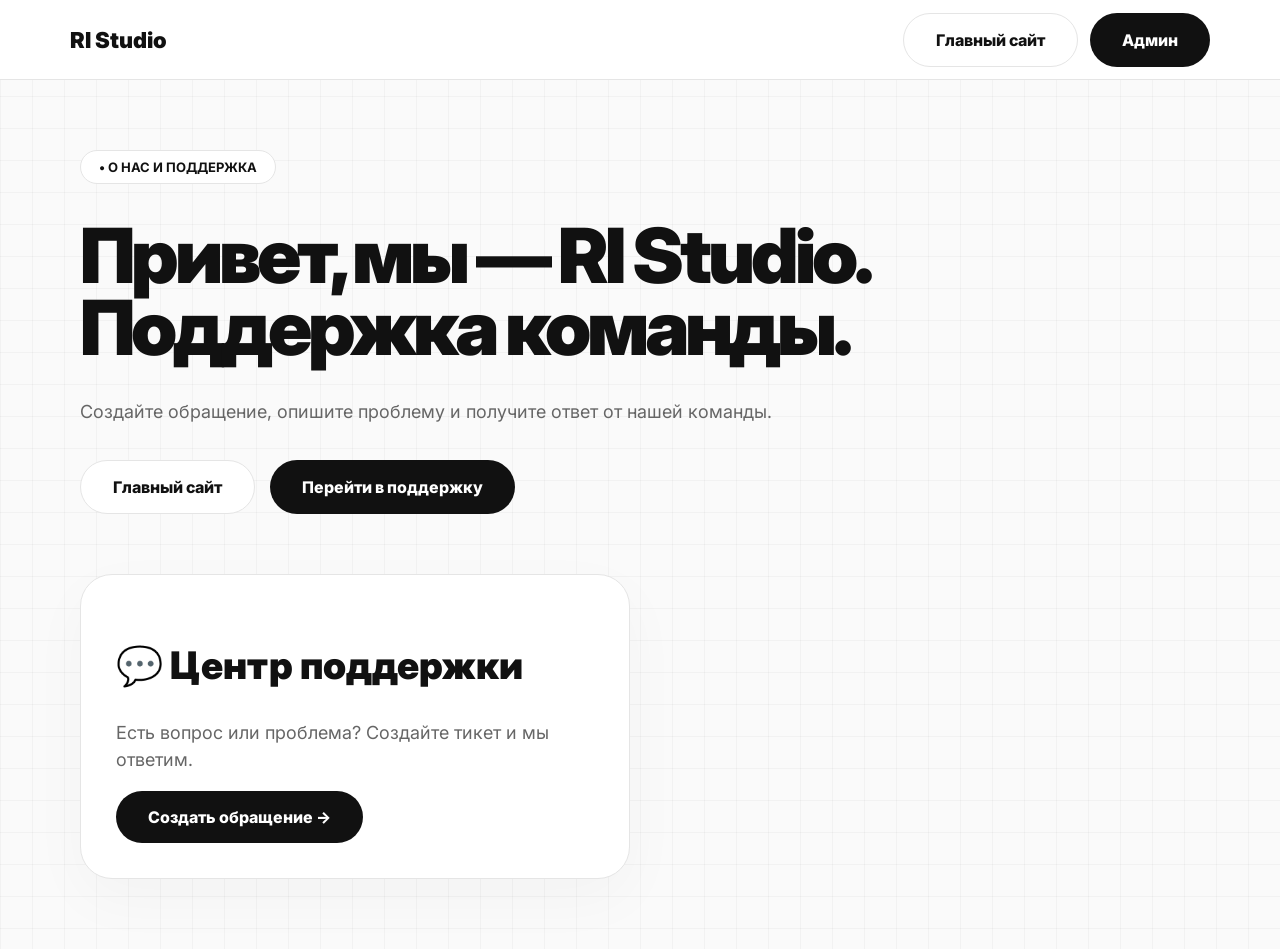
<file: templates/index.html>
<!DOCTYPE html>
<html lang="ru">

<head>

<meta charset="UTF-8">

<meta name="viewport" content="width=device-width, initial-scale=1.0">

<title>RI Studio Support</title>

<link rel="stylesheet" href="/static/style.css">

</head>


<body>


<header class="header">


<div class="logo">
RI Studio
</div>


<div class="header-actions">


<a class="btn btn-light"
href="https://ri-studio-games.onrender.com/">
Главный сайт
</a>


<a class="btn"
href="/admin/login">
Админ
</a>


</div>


</header>





<main class="container fade">



<div class="badge">

• О НАС И ПОДДЕРЖКА

</div>



<h1>

Привет, мы — RI Studio.<br>

Поддержка команды.

</h1>




<p>

Создайте обращение, опишите проблему
и получите ответ от нашей команды.

</p>




<div class="actions">


<a class="btn btn-light"
href="https://ri-studio-games.onrender.com/">

Главный сайт

</a>



<a class="btn"
href="/create">

Перейти в поддержку

</a>


</div>







<section class="card support-card">



<h2>

💬 Центр поддержки

</h2>



<p>

Есть вопрос или проблема?

Создайте тикет и мы ответим.

</p>




<a class="btn"
href="/create">

Создать обращение →

</a>




</section>





</main>


</body>

</html>
</file>
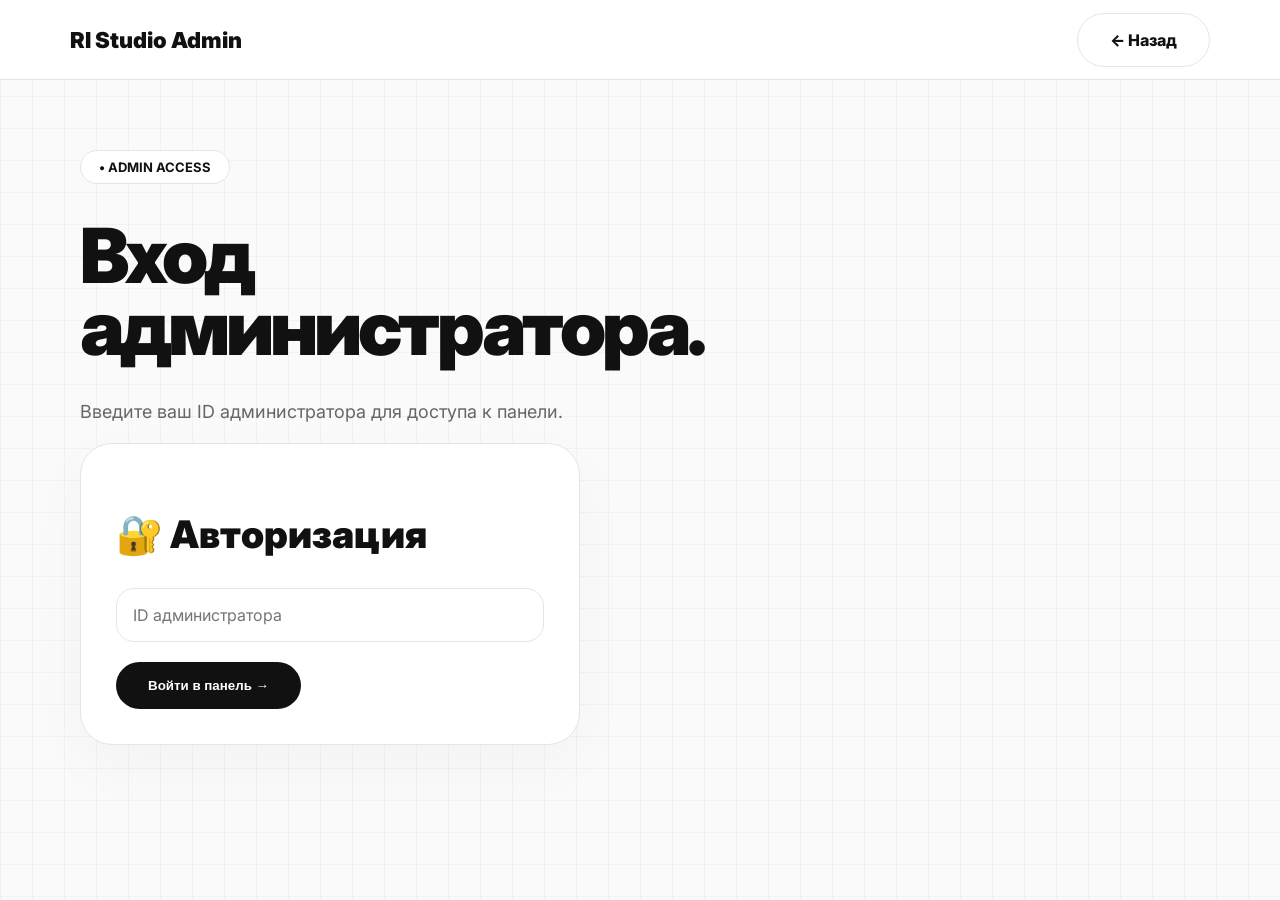
<file: templates/admin_login.html>
<!DOCTYPE html>
<html lang="ru">

<head>

<meta charset="UTF-8">

<meta name="viewport" content="width=device-width, initial-scale=1.0">

<title>
RI Studio Admin Login
</title>


<link rel="stylesheet" href="/static/style.css">


</head>



<body>



<header class="header">


<div class="logo">

RI Studio Admin

</div>


<div class="header-actions">


<a class="btn btn-light"
href="/">

← Назад

</a>


</div>


</header>








<main class="container fade">



<div class="badge">

• ADMIN ACCESS

</div>





<h1>

Вход<br>

администратора.

</h1>





<p>

Введите ваш ID администратора для доступа к панели.

</p>







<section class="card"
style="max-width:500px;">



<h2>

🔐 Авторизация

</h2>





<form method="POST"
action="/admin/login">



<input

type="number"

name="id"

placeholder="ID администратора"

required

>





<br><br>




<button class="btn">

Войти в панель →

</button>




</form>




</section>







</main>





</body>

</html>
</file>
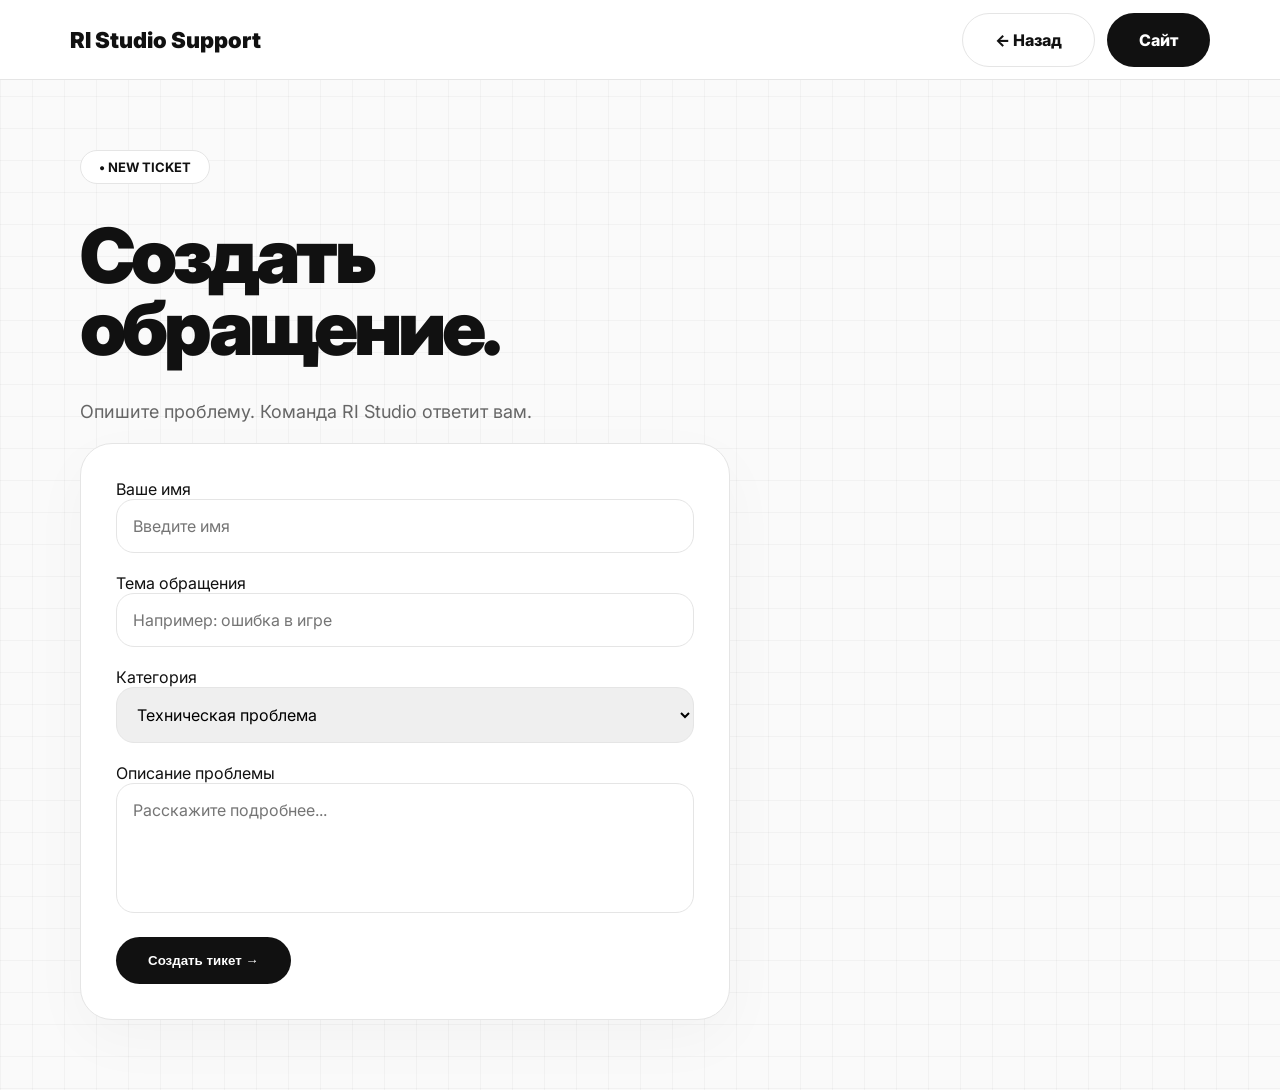
<file: templates/create.html>
<!DOCTYPE html>
<html lang="ru">

<head>

<meta charset="UTF-8">

<meta name="viewport" content="width=device-width, initial-scale=1.0">

<title>
RI Studio Support
</title>


<link rel="stylesheet" href="/static/style.css">


</head>




<body>




<header class="header">


<div class="logo">

RI Studio Support

</div>




<div class="header-actions">


<a class="btn btn-light"
href="/">

← Назад

</a>



<a class="btn"
href="https://ri-studio-games.onrender.com/">

Сайт

</a>



</div>


</header>








<main class="container fade">



<div class="badge">

• NEW TICKET

</div>





<h1>

Создать<br>

обращение.

</h1>





<p>

Опишите проблему.
Команда RI Studio ответит вам.

</p>









<section class="card"
style="max-width:650px;">





<form method="POST"
action="/create_ticket">






<label>

Ваше имя

</label>


<br>



<input

name="user"

placeholder="Введите имя"

required

>





<br><br>





<label>

Тема обращения

</label>



<br>



<input

name="title"

placeholder="Например: ошибка в игре"

required

>






<br><br>






<label>

Категория

</label>



<br>



<select name="reason">


<option>
Техническая проблема
</option>


<option>
Ошибка игры
</option>


<option>
Предложение
</option>


<option>
Другое
</option>


</select>






<br><br>





<label>

Описание проблемы

</label>



<br>



<textarea

name="description"

placeholder="Расскажите подробнее..."

required

></textarea>







<br><br>





<button class="btn">

Создать тикет →

</button>






</form>






</section>







</main>





</body>

</html>
</file>
<file: static/style.css>
@import url('https://fonts.googleapis.com/css2?family=Inter:wght@400;500;600;700;800;900&display=swap');


:root{
    --bg:#fafafa;
    --black:#111;
    --gray:#666;
    --border:#e5e5e5;
    --card:#ffffff;
}



*{
    box-sizing:border-box;
}



html{
    scroll-behavior:smooth;
}



body{

    margin:0;

    font-family:Inter,Arial,sans-serif;

    color:var(--black);

    background:var(--bg);


    background-image:
    linear-gradient(#00000008 1px,transparent 1px),
    linear-gradient(90deg,#00000008 1px,transparent 1px);

    background-size:32px 32px;

}



/* =====================
 HEADER
===================== */


.header{


    height:80px;

    display:flex;

    align-items:center;

    justify-content:space-between;


    padding:0 70px;


    background:white;

    border-bottom:1px solid var(--border);


}



.logo{

    font-size:22px;

    font-weight:900;

}



.header-actions{

    display:flex;

    gap:12px;

}





/* =====================
 CONTAINER
===================== */


.container{


    max-width:1200px;

    margin:auto;


    padding:70px 40px;


}



/* =====================
 TEXT
===================== */


.badge{


    display:inline-flex;

    padding:8px 18px;

    border-radius:999px;

    background:white;

    border:1px solid var(--border);

    font-size:13px;

    font-weight:700;

}



h1{


    font-size:76px;

    line-height:.95;

    letter-spacing:-4px;

    font-weight:900;


    margin:35px 0;


}



h2{


    font-size:38px;

    font-weight:900;


}



p{


    color:var(--gray);

    font-size:18px;

    line-height:1.5;


}





/* =====================
 BUTTONS
===================== */


.btn{


    display:inline-flex;

    align-items:center;

    justify-content:center;


    padding:16px 32px;


    border-radius:999px;


    background:#111;

    color:white;


    text-decoration:none;


    font-weight:800;


    border:none;


    cursor:pointer;


    transition:.25s;


}



.btn:hover{


    transform:translateY(-4px);

    box-shadow:0 15px 35px #0003;


}




.btn-light{


    background:white;

    color:#111;

    border:1px solid var(--border);


}



.actions{


    display:flex;

    gap:15px;

    margin-top:35px;


}





/* =====================
 CARDS
===================== */


.card{


    background:white;


    border:1px solid var(--border);


    border-radius:32px;


    padding:35px;


    box-shadow:0 20px 60px #00000008;


}



.card:hover{


    transform:translateY(-5px);

    transition:.25s;


}




.support-card{


    max-width:550px;

    margin-top:60px;


}





/* =====================
 FORMS
===================== */


input,
textarea,
select{


    width:100%;


    padding:16px;


    border-radius:18px;


    border:1px solid var(--border);


    font-family:inherit;


    font-size:16px;


}



textarea{


    min-height:130px;

    resize:none;


}




/* =====================
 TICKETS
===================== */


.ticket{


    background:white;


    border:1px solid var(--border);


    border-radius:28px;


    padding:30px;


    margin-bottom:20px;


    transition:.25s;


}



.ticket:hover{


    transform:translateY(-4px);


}



.ticket-title{


    font-size:28px;

    font-weight:900;


}




.status{


    font-weight:800;


}





/* =====================
 CHAT
===================== */


.chat{


    display:flex;

    flex-direction:column;

    gap:14px;


}



.message{


    max-width:70%;


    padding:15px 20px;


    border-radius:22px;


    background:#eee;


}



.message.user{


    align-self:flex-end;


    background:#111;

    color:white;


}



.message.admin{


    align-self:flex-start;


}



.message.system{


    align-self:center;

    font-size:14px;

}





/* =====================
 ADMIN
===================== */


.admin-grid{


    display:grid;

    grid-template-columns:repeat(2,1fr);


    gap:20px;


}



.admin-box{


    background:white;


    border:1px solid var(--border);


    border-radius:30px;


    padding:30px;


}




/* =====================
 ANIMATION
===================== */


.fade{


    animation:fade .5s ease;


}



@keyframes fade{


from{

    opacity:0;

    transform:translateY(20px);

}


to{

    opacity:1;

    transform:none;

}


}




/* =====================
 MOBILE
===================== */


@media(max-width:768px){


.header{


    height:auto;


    padding:20px;


    flex-direction:column;

    gap:15px;


}



.header-actions{


    width:100%;

}



.container{


    padding:40px 15px;


}



h1{


    font-size:42px;

    letter-spacing:-2px;


}



h2{


    font-size:28px;


}



p{


    font-size:16px;


}



.actions{


    flex-direction:column;


}



.btn{


    width:100%;


}



.card{


    padding:22px;

    border-radius:22px;


}



.ticket{


    padding:22px;


}



.admin-grid{


    grid-template-columns:1fr;


}



.message{


    max-width:90%;


}


}
</file>
